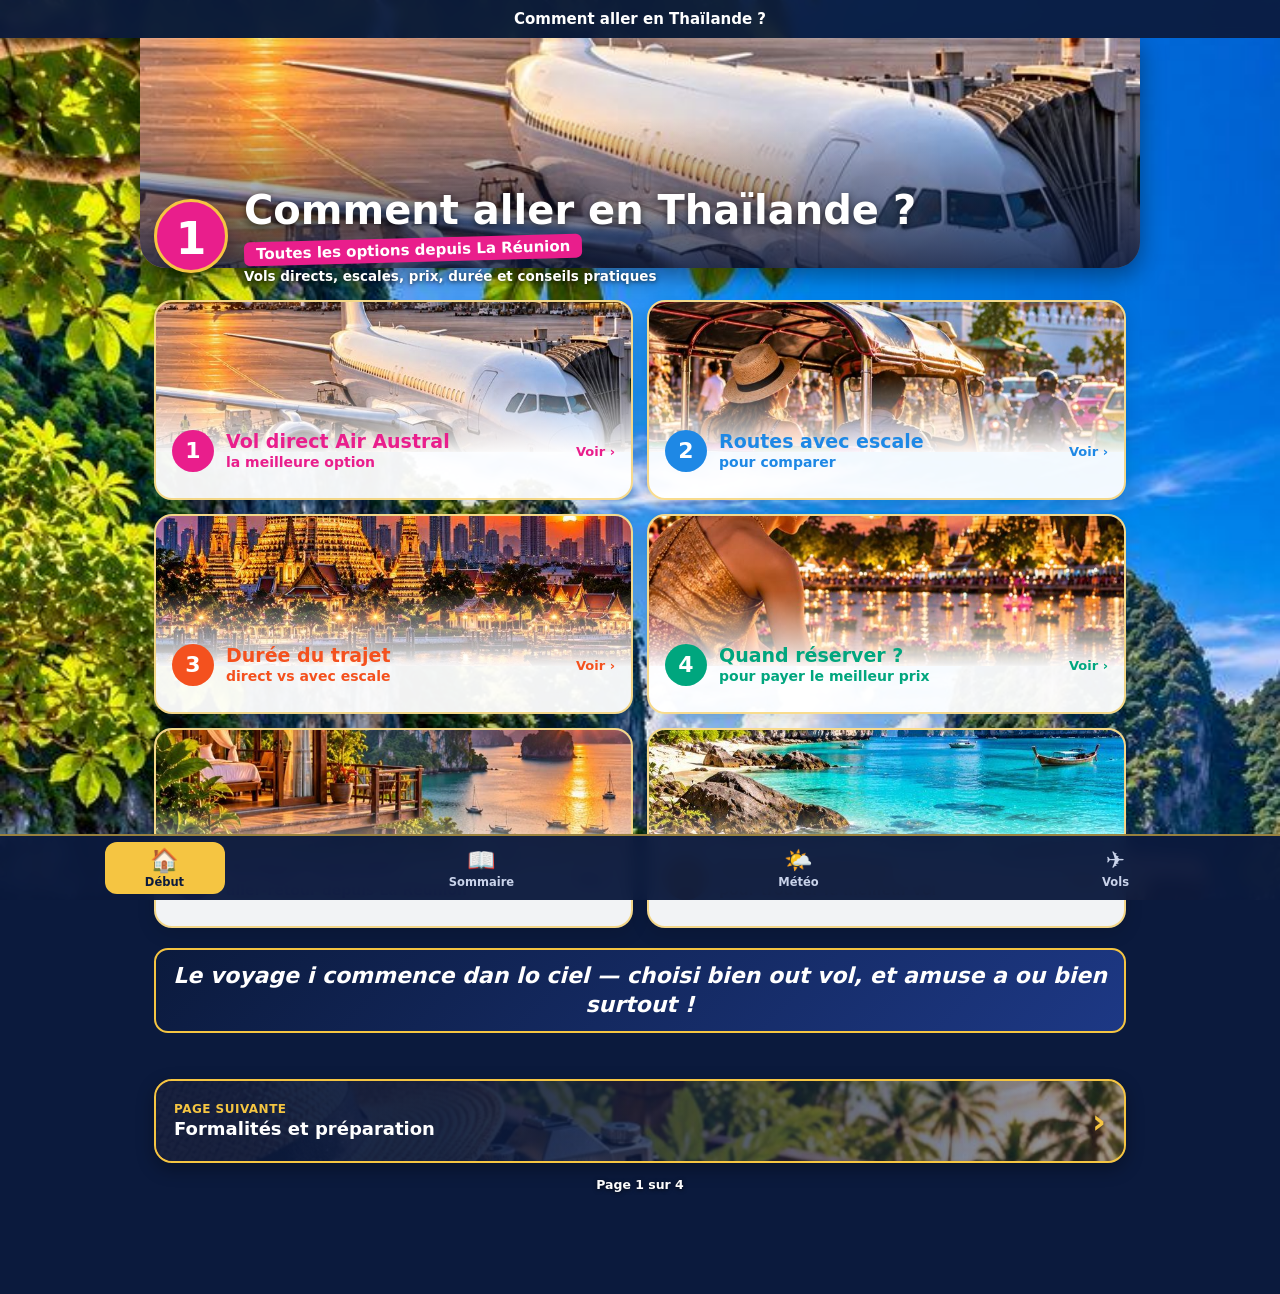
<file: index.html>
<!doctype html><html lang=fr><head><meta charset=utf-8><meta name=viewport content="width=device-width,initial-scale=1,viewport-fit=cover"><title>Thaï Malin · Guide test</title>
<link rel=manifest href=manifest.webmanifest><meta name=theme-color content=#0b1a3d><link rel=apple-touch-icon href=icons/i192.png><link rel=stylesheet href=style.css?v=6></head>
<body><div class=bar><b id=bt>Thaï Malin</b></div><div id=app></div><div class=sheet id=sheet></div><nav id=tabs class=tabs></nav>
<script>
/* Auto-réparation : purge les anciennes versions en mémoire, une seule fois */
(function(){var V='6';try{if(localStorage.getItem('tmv')===V)return;localStorage.setItem('tmv',V)}catch(_){return}
var p=[];if(navigator.serviceWorker)p.push(navigator.serviceWorker.getRegistrations().then(function(r){return Promise.all(r.map(function(x){return x.unregister()}))}));
if(window.caches)p.push(caches.keys().then(function(k){return Promise.all(k.map(function(x){return caches.delete(x)}))}));
Promise.all(p).then(function(){location.reload()})})();
</script>
<script src=moteur.js?v=6></script><script src=app.js?v=6></script></body></html>
</file>
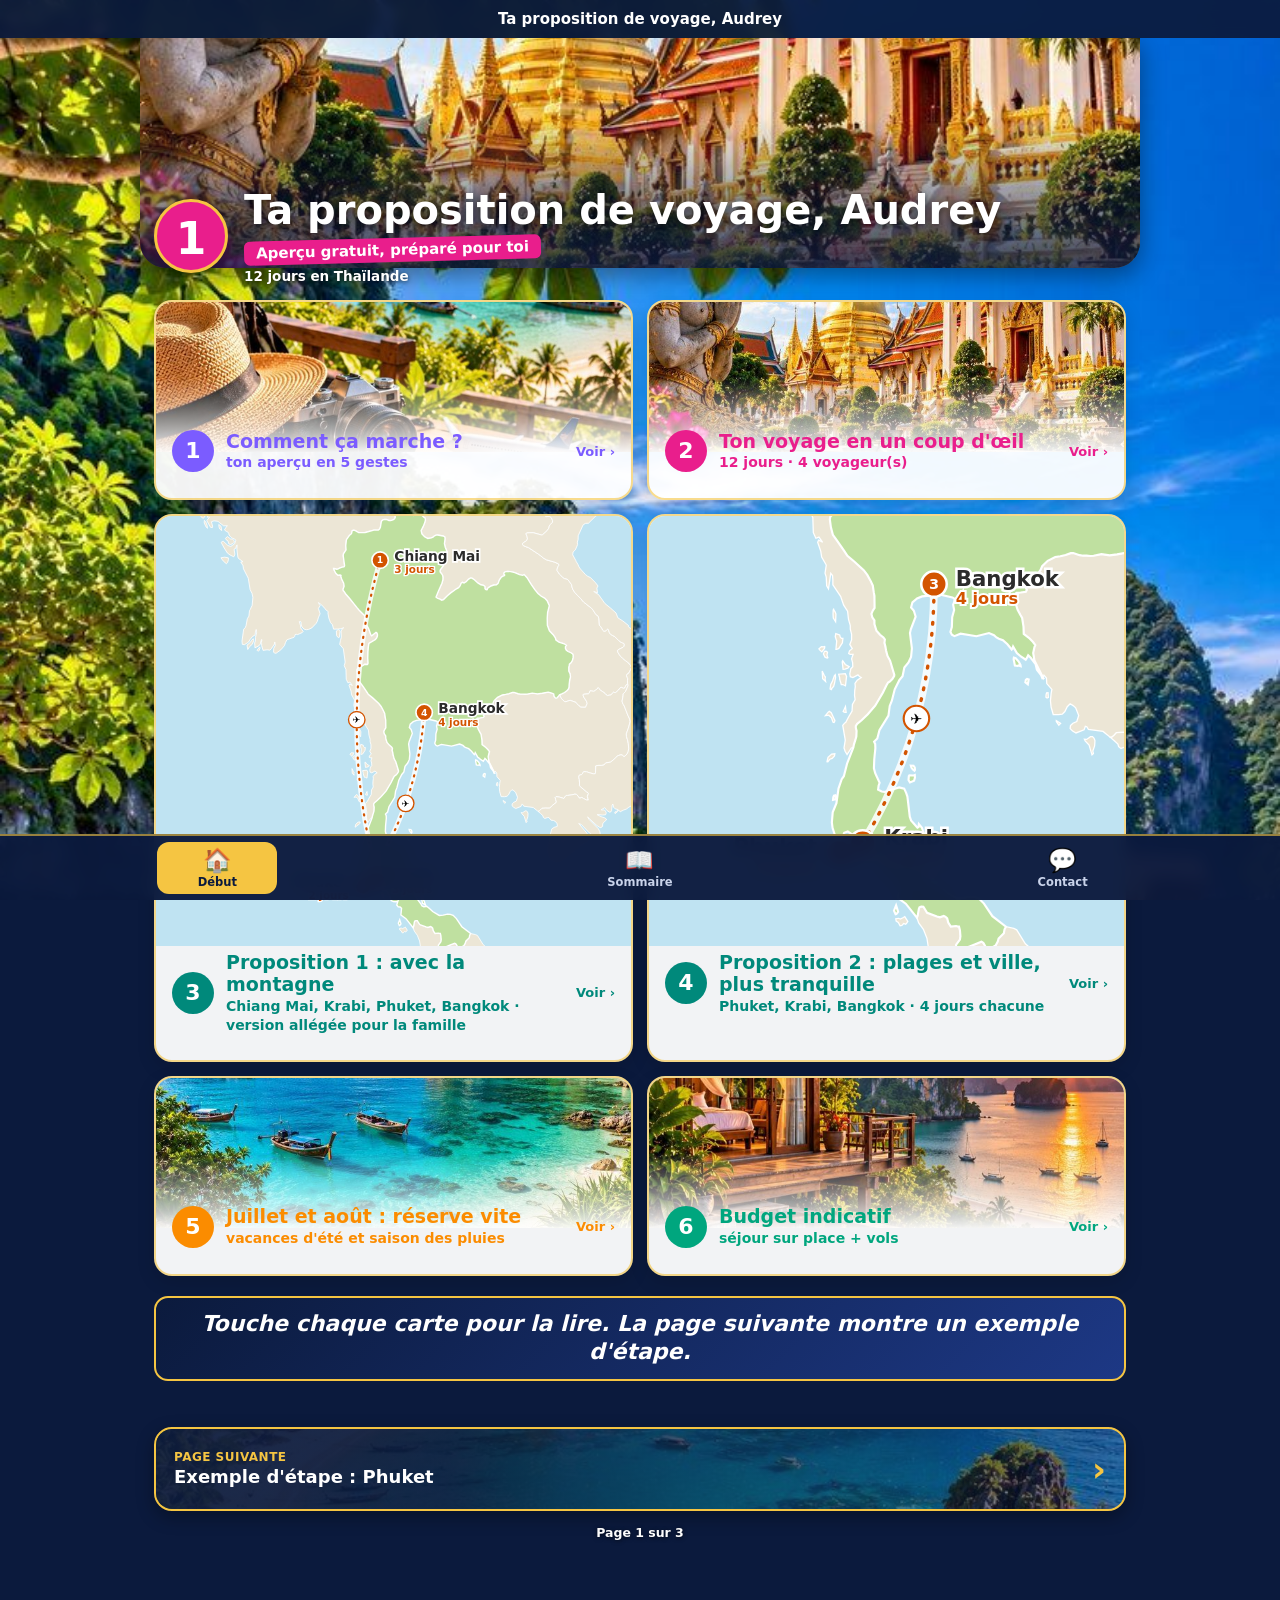
<file: apercu-audrey-k7x2/index.html>
<!doctype html><html lang=fr><head><meta charset=utf-8><meta name=viewport content="width=device-width,initial-scale=1,viewport-fit=cover"><title>Proposition de voyage · Thaï Malin</title>
<link rel=manifest href=manifest.webmanifest><meta name=theme-color content=#0b1a3d><link rel=apple-touch-icon href=icons/i192.png><link rel=stylesheet href=style.css?v=19></head>
<body><div class=bar><b id=bt>Thaï Malin</b></div><div id=app></div><div class=sheet id=sheet></div><div class=sheet id=vsheet></div><nav id=tabs class=tabs></nav>
<script>
/* Auto-réparation : purge les anciennes versions en mémoire, une seule fois */
(function(){var V='19';try{if(localStorage.getItem('tmv')===V)return;localStorage.setItem('tmv',V)}catch(_){return}
var p=[];if(navigator.serviceWorker)p.push(navigator.serviceWorker.getRegistrations().then(function(r){return Promise.all(r.map(function(x){return x.unregister()}))}));
if(window.caches)p.push(caches.keys().then(function(k){return Promise.all(k.map(function(x){return caches.delete(x)}))}));
Promise.all(p).then(function(){location.reload()})})();
</script>
<script src=moteur.js?v=19></script><script src=app.js?v=19></script></body></html>
</file>
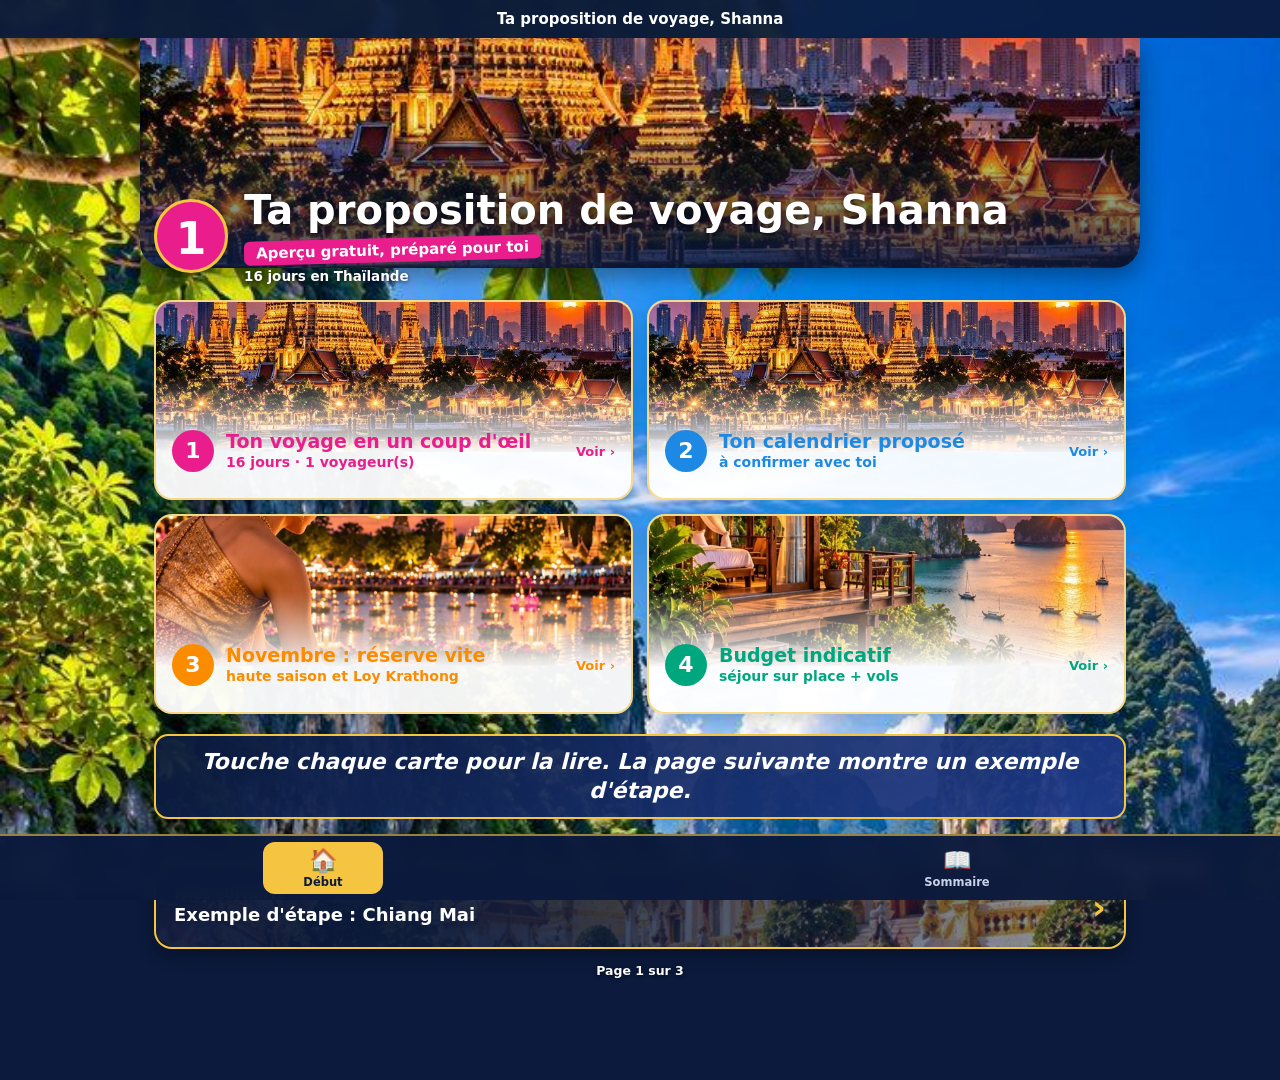
<file: apercu-shanna/index.html>
<!doctype html><html lang=fr><head><meta charset=utf-8><meta name=viewport content="width=device-width,initial-scale=1,viewport-fit=cover"><title>Proposition de voyage · Thaï Malin</title>
<link rel=manifest href=manifest.webmanifest><meta name=theme-color content=#0b1a3d><link rel=apple-touch-icon href=icons/i192.png><link rel=stylesheet href=style.css?v=17></head>
<body><div class=bar><b id=bt>Thaï Malin</b></div><div id=app></div><div class=sheet id=sheet></div><div class=sheet id=vsheet></div><nav id=tabs class=tabs></nav>
<script>
/* Auto-réparation : purge les anciennes versions en mémoire, une seule fois */
(function(){var V='17';try{if(localStorage.getItem('tmv')===V)return;localStorage.setItem('tmv',V)}catch(_){return}
var p=[];if(navigator.serviceWorker)p.push(navigator.serviceWorker.getRegistrations().then(function(r){return Promise.all(r.map(function(x){return x.unregister()}))}));
if(window.caches)p.push(caches.keys().then(function(k){return Promise.all(k.map(function(x){return caches.delete(x)}))}));
Promise.all(p).then(function(){location.reload()})})();
</script>
<script src=moteur.js?v=17></script><script src=app.js?v=17></script></body></html>
</file>
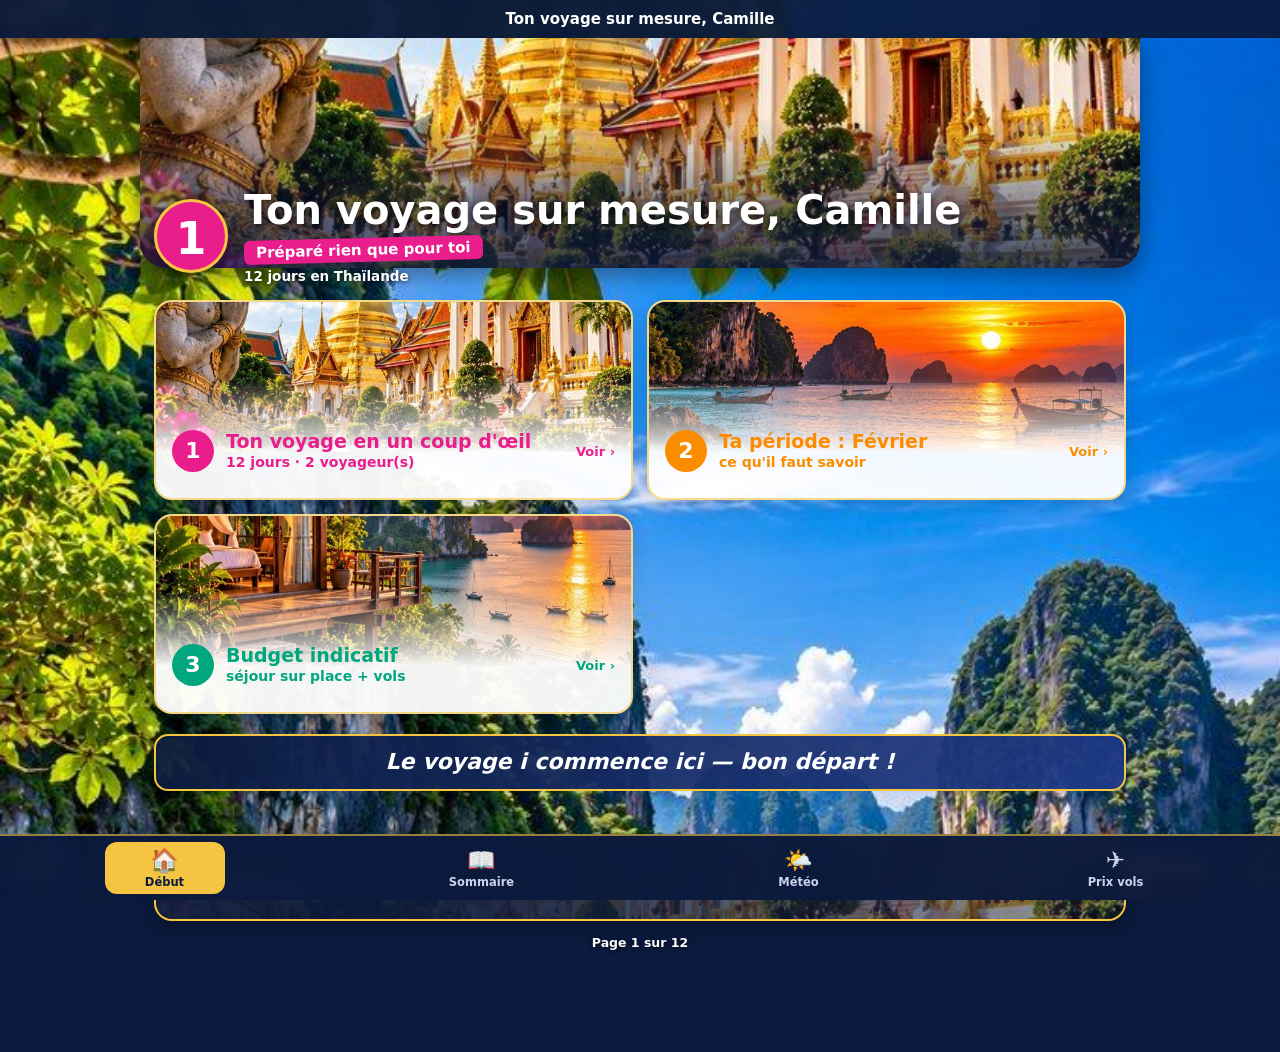
<file: surmesure-camille/index.html>
<!doctype html><html lang=fr><head><meta charset=utf-8><meta name=viewport content="width=device-width,initial-scale=1,viewport-fit=cover"><title>Voyage sur mesure — Camille</title>
<link rel=manifest href=manifest.webmanifest><meta name=theme-color content=#0b1a3d><link rel=apple-touch-icon href=icons/i192.png><link rel=stylesheet href=style.css?v=10></head>
<body><div class=bar><b id=bt>Thaï Malin</b></div><div id=app></div><div class=sheet id=sheet></div><div class=sheet id=vsheet></div><nav id=tabs class=tabs></nav>
<script>
/* Auto-réparation : purge les anciennes versions en mémoire, une seule fois */
(function(){var V='10';try{if(localStorage.getItem('tmv')===V)return;localStorage.setItem('tmv',V)}catch(_){return}
var p=[];if(navigator.serviceWorker)p.push(navigator.serviceWorker.getRegistrations().then(function(r){return Promise.all(r.map(function(x){return x.unregister()}))}));
if(window.caches)p.push(caches.keys().then(function(k){return Promise.all(k.map(function(x){return caches.delete(x)}))}));
Promise.all(p).then(function(){location.reload()})})();
</script>
<script src=moteur.js?v=10></script><script src=app.js?v=10></script></body></html>
</file>
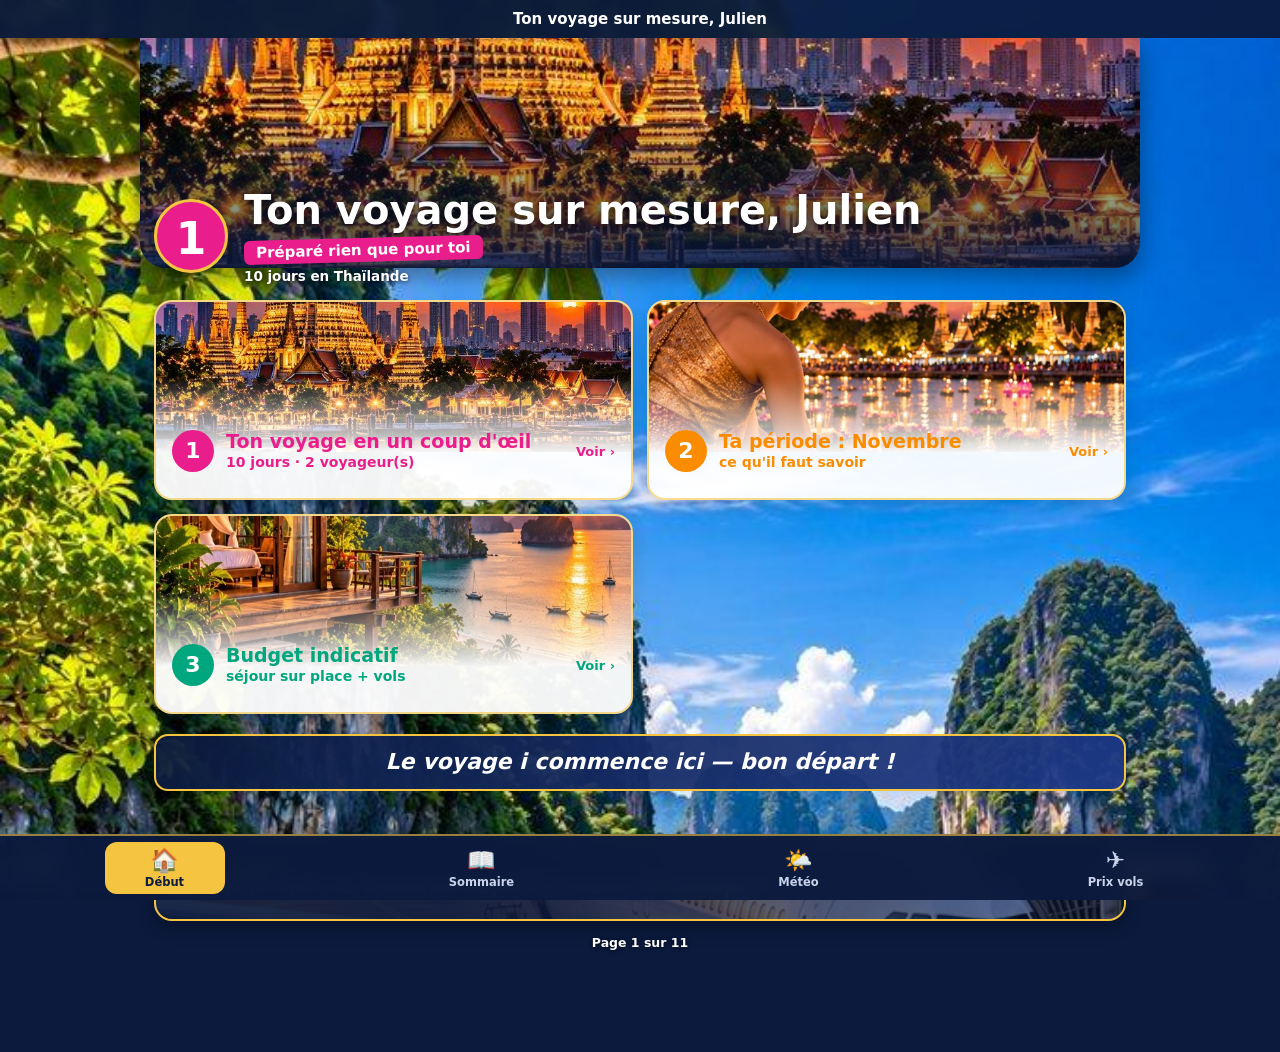
<file: surmesure-julien/index.html>
<!doctype html><html lang=fr><head><meta charset=utf-8><meta name=viewport content="width=device-width,initial-scale=1,viewport-fit=cover"><title>Voyage sur mesure — Julien</title>
<link rel=manifest href=manifest.webmanifest><meta name=theme-color content=#0b1a3d><link rel=apple-touch-icon href=icons/i192.png><link rel=stylesheet href=style.css?v=10></head>
<body><div class=bar><b id=bt>Thaï Malin</b></div><div id=app></div><div class=sheet id=sheet></div><div class=sheet id=vsheet></div><nav id=tabs class=tabs></nav>
<script>
/* Auto-réparation : purge les anciennes versions en mémoire, une seule fois */
(function(){var V='10';try{if(localStorage.getItem('tmv')===V)return;localStorage.setItem('tmv',V)}catch(_){return}
var p=[];if(navigator.serviceWorker)p.push(navigator.serviceWorker.getRegistrations().then(function(r){return Promise.all(r.map(function(x){return x.unregister()}))}));
if(window.caches)p.push(caches.keys().then(function(k){return Promise.all(k.map(function(x){return caches.delete(x)}))}));
Promise.all(p).then(function(){location.reload()})})();
</script>
<script src=moteur.js?v=10></script><script src=app.js?v=10></script></body></html>
</file>
